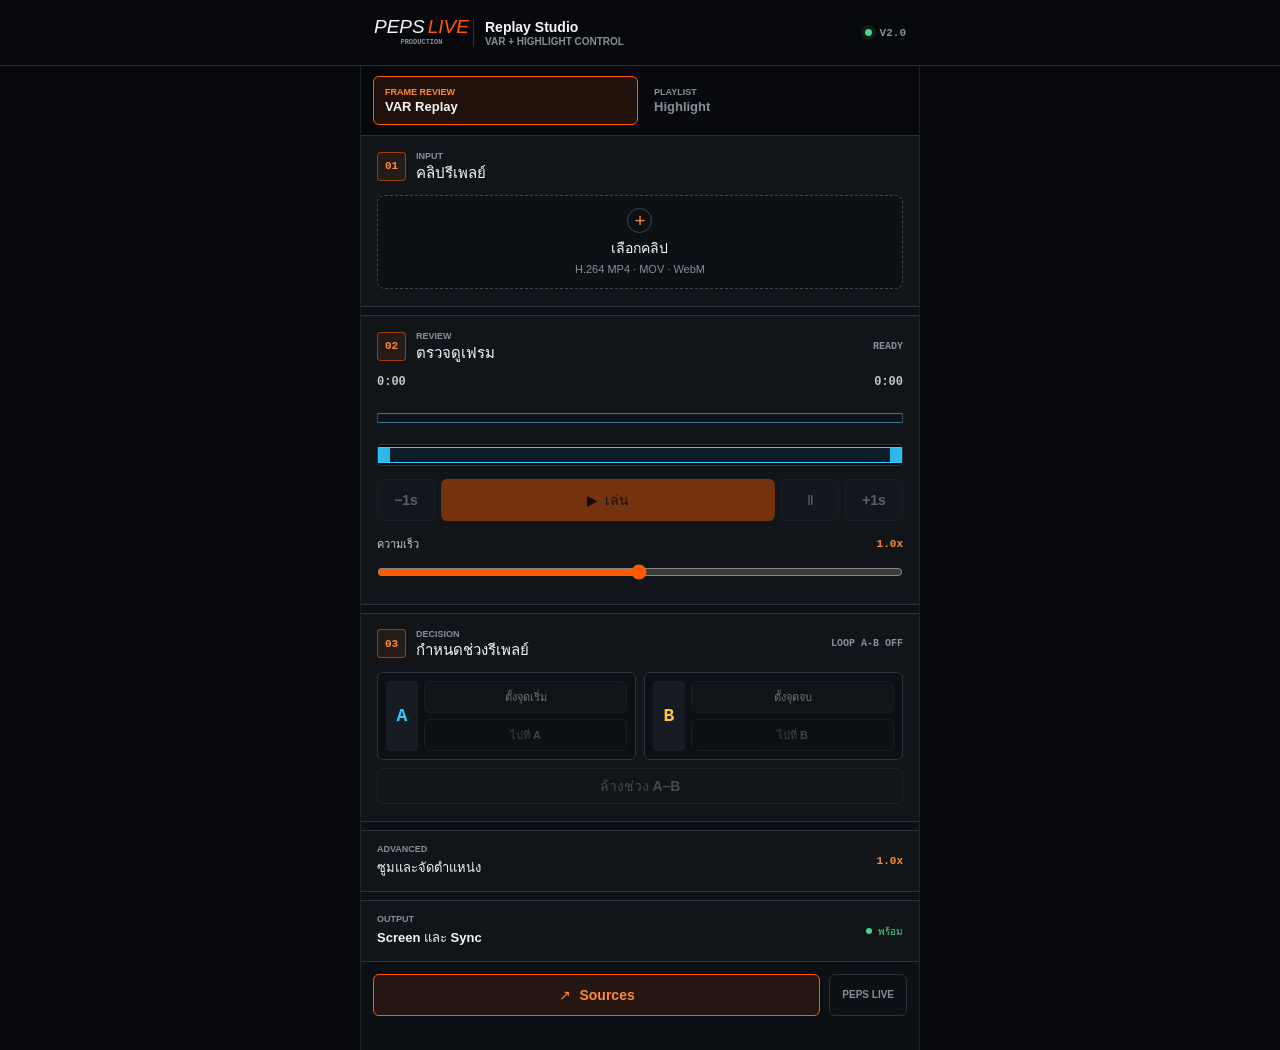
<file: index.html>
<!doctype html>
<html lang="th">
<head>
  <meta charset="utf-8" />
  <meta name="viewport" content="width=device-width, initial-scale=1" />
  <meta name="color-scheme" content="dark" />
  <title>PEPS Replay Studio</title>
  <link rel="icon" href="data:image/svg+xml,%3Csvg xmlns=%22http://www.w3.org/2000/svg%22 viewBox=%220 0 64 64%22%3E%3Crect width=%2264%22 height=%2264%22 rx=%2210%22 fill=%22%23ff5a00%22/%3E%3Ctext x=%2232%22 y=%2239%22 text-anchor=%22middle%22 font-size=%2221%22 font-family=%22Arial%22 font-weight=%22700%22 fill=%22%2307090c%22%3EVAR%3C/text%3E%3C/svg%3E" />
  <link rel="stylesheet" href="assets/var-replay.css?v=2.0.0" />
</head>
<body data-replay-mode="var">
  <header class="studio-header control-only">
    <div class="studio-header-inner">
      <div class="brand-lockup">
        <div class="brand-wordmark" role="img" aria-label="PEPS LIVE PRODUCTION">
          <span class="brand-peps">PEPS</span>
          <span class="brand-live">LIVE</span>
          <small>PRODUCTION</small>
        </div>
        <div class="product-lockup">
          <strong>Replay Studio</strong>
          <span>VAR + Highlight Control</span>
        </div>
      </div>
      <div class="header-state">
        <span class="live-dot" aria-hidden="true"></span>
        <span class="version-chip">V2.0</span>
      </div>
    </div>
  </header>

  <main id="controlsUi" class="control-mode control-only" aria-label="Replay control panel">
    <input id="fileInput" type="file" accept="video/*" hidden />
    <input id="highlightFileInput" type="file" accept="video/*" multiple hidden />

    <nav class="replay-mode-tabs" aria-label="โหมดรีเพลย์">
      <button id="tabVarReplay" class="replay-mode-tab active" type="button">
        <span class="tab-kicker">FRAME REVIEW</span>
        <strong>VAR Replay</strong>
      </button>
      <button id="tabHighlightReplay" class="replay-mode-tab" type="button">
        <span class="tab-kicker">PLAYLIST</span>
        <strong>Highlight</strong>
      </button>
    </nav>

    <div id="varWorkspace" class="workspace var-workspace">
      <section class="workflow-section var-panel" aria-labelledby="clipStepTitle">
        <div class="section-heading">
          <span class="step-index">01</span>
          <div>
            <span class="section-kicker">INPUT</span>
            <h2 id="clipStepTitle">คลิปรีเพลย์</h2>
          </div>
        </div>

        <div id="dropZone" class="drop-zone" tabindex="0" role="button" aria-label="เลือกหรือลากไฟล์วิดีโอ">
          <video id="controlVideo" class="control-video-engine" muted playsinline preload="metadata"></video>
          <div class="drop-zone-content">
            <span class="drop-icon" aria-hidden="true">+</span>
            <strong id="dropTitle">เลือกคลิป</strong>
            <span id="dropText">H.264 MP4 · MOV · WebM</span>
          </div>
        </div>
      </section>

      <section class="workflow-section var-panel" aria-labelledby="reviewStepTitle">
        <div class="section-heading section-heading-split">
          <div class="section-heading-main">
            <span class="step-index">02</span>
            <div>
              <span class="section-kicker">REVIEW</span>
              <h2 id="reviewStepTitle">ตรวจดูเฟรม</h2>
            </div>
          </div>
          <span id="statusText" class="status-badge">READY</span>
        </div>

        <div class="timeline-wrapper" aria-label="Timeline controls">
          <div class="time-readout">
            <span id="currTime">0:00</span>
            <span id="totalTime">0:00</span>
          </div>

          <div id="timelineBox" class="timeline-container">
            <div class="track-bg"></div>
            <div id="trackWindow" class="track-window"></div>
            <div id="trackLoop" class="track-loop"></div>
            <div id="trackFill" class="track-fill"></div>
            <button id="markA" class="marker marker-a" type="button" aria-label="Marker A">
              <span class="marker-head">A</span>
            </button>
            <button id="markB" class="marker marker-b" type="button" aria-label="Marker B">
              <span class="marker-head">B</span>
            </button>
            <div id="clickLayer" class="click-layer" aria-hidden="true"></div>
          </div>

          <div id="navBox" class="navigator-container" aria-label="Timeline navigator">
            <div id="navPlayhead" class="nav-playhead"></div>
            <div id="navWindow" class="nav-window">
              <button id="navHandleLeft" class="nav-handle left" type="button" aria-label="ขอบซ้ายของช่วง Timeline"></button>
              <button id="navHandleRight" class="nav-handle right" type="button" aria-label="ขอบขวาของช่วง Timeline"></button>
            </div>
          </div>
        </div>

        <div class="transport-row" aria-label="Playback controls">
          <button id="btnBack1" class="icon-command" type="button" title="ย้อนกลับ 1 วินาที">−1s</button>
          <button id="btnPlay" class="primary-command" type="button"><span aria-hidden="true">▶</span> เล่น</button>
          <button id="btnPause" class="icon-command" type="button" title="หยุดชั่วคราว"><span aria-hidden="true">Ⅱ</span></button>
          <button id="btnForward1" class="icon-command" type="button" title="เดินหน้า 1 วินาที">+1s</button>
        </div>

        <div class="range-control">
          <div class="range-control-head">
            <label for="speedRange">ความเร็ว</label>
            <strong id="speedVal">1.0x</strong>
          </div>
          <input id="speedRange" type="range" min="0.01" max="2.0" step="0.01" value="1.0" />
        </div>
      </section>

      <section class="workflow-section var-panel" aria-labelledby="markStepTitle">
        <div class="section-heading section-heading-split">
          <div class="section-heading-main">
            <span class="step-index">03</span>
            <div>
              <span class="section-kicker">DECISION</span>
              <h2 id="markStepTitle">กำหนดช่วงรีเพลย์</h2>
            </div>
          </div>
          <span id="loopStatus" class="loop-status">A–B OFF</span>
        </div>

        <div class="marker-action-grid">
          <div class="marker-action marker-a-action">
            <span class="marker-key">A</span>
            <button id="btnSetA" class="marker-set" type="button">ตั้งจุดเริ่ม</button>
            <button id="btnJumpA" class="marker-jump" type="button">ไปที่ A</button>
          </div>
          <div class="marker-action marker-b-action">
            <span class="marker-key">B</span>
            <button id="btnSetB" class="marker-set" type="button">ตั้งจุดจบ</button>
            <button id="btnJumpB" class="marker-jump" type="button">ไปที่ B</button>
          </div>
        </div>
        <button id="btnClearLoop" class="clear-loop-btn" type="button">ล้างช่วง A–B</button>
      </section>

      <details class="workflow-section advanced-panel var-panel">
        <summary>
          <span>
            <span class="section-kicker">ADVANCED</span>
            <strong>ซูมและจัดตำแหน่ง</strong>
          </span>
          <span id="zoomVal" class="summary-value">1.0x</span>
        </summary>

        <div class="advanced-content">
          <div class="zoom-toolbar">
            <label for="zoomRange">Zoom</label>
            <input id="zoomRange" type="range" min="1.0" max="10.0" step="0.1" value="1.0" />
          </div>

          <div id="panFrame" class="pan-frame">
            <div id="panGrid" class="pan-grid"></div>
            <div id="panViewport" class="pan-viewport" tabindex="0" role="slider" aria-label="ลากเพื่อจัดตำแหน่งภาพ"></div>
          </div>

          <div class="zoom-preset-row" aria-label="ระดับซูมด่วน">
            <button data-zoom-preset="1" class="active" type="button">1x</button>
            <button data-zoom-preset="2" type="button">2x</button>
            <button data-zoom-preset="5" type="button">5x</button>
            <button data-zoom-preset="10" type="button">10x</button>
          </div>
          <button id="btnResetZoom" class="reset-zoom-btn" type="button">รีเซ็ตภาพ</button>
        </div>
      </details>
    </div>

    <section id="highlightPanel" class="workspace highlight-panel" aria-label="Highlight replay panel">
      <section class="workflow-section" aria-labelledby="highlightInputTitle">
        <div class="section-heading">
          <span class="step-index">01</span>
          <div>
            <span class="section-kicker">PLAYLIST INPUT</span>
            <h2 id="highlightInputTitle">คลิป Highlight</h2>
          </div>
        </div>
        <div id="highlightDropZone" class="drop-zone highlight-drop" tabindex="0" role="button" aria-label="เลือกหรือลากคลิป Highlight หลายไฟล์">
          <div class="drop-zone-content">
            <span class="drop-icon" aria-hidden="true">+</span>
            <strong>เพิ่มคลิป</strong>
            <span>เลือกพร้อมกันได้หลายไฟล์</span>
          </div>
        </div>
      </section>

      <section class="workflow-section" aria-labelledby="highlightPlaybackTitle">
        <div class="section-heading section-heading-split">
          <div class="section-heading-main">
            <span class="step-index">02</span>
            <div>
              <span class="section-kicker">NOW PLAYING</span>
              <h2 id="highlightPlaybackTitle">ควบคุมการเล่น</h2>
            </div>
          </div>
          <span class="clip-count"><strong id="highlightClipCount">0</strong> CLIPS</span>
        </div>

        <div class="now-playing-strip">
          <div>
            <span>กำลังเล่น</span>
            <strong id="highlightNowPlaying">ยังไม่มีคลิป</strong>
          </div>
          <div>
            <span>ถัดไป</span>
            <strong id="highlightNextClip">–</strong>
          </div>
        </div>

        <div class="highlight-transport" aria-label="Highlight playback controls">
          <button id="highlightPrev" class="icon-command" type="button" title="คลิปก่อนหน้า">←</button>
          <button id="highlightPlay" class="primary-command" type="button"><span aria-hidden="true">▶</span> เล่น</button>
          <button id="highlightPause" class="icon-command" type="button" title="หยุดชั่วคราว"><span aria-hidden="true">Ⅱ</span></button>
          <button id="highlightNext" class="icon-command" type="button" title="คลิปถัดไป">→</button>
          <button id="highlightRestart" class="icon-command" type="button" title="เริ่มคลิปใหม่">↺</button>
        </div>
      </section>

      <section class="workflow-section" aria-labelledby="playlistTitle">
        <div class="section-heading section-heading-split">
          <div class="section-heading-main">
            <span class="step-index">03</span>
            <div>
              <span class="section-kicker">QUEUE</span>
              <h2 id="playlistTitle">ลำดับคลิป</h2>
            </div>
          </div>
          <button id="highlightClear" class="text-danger" type="button">ล้างทั้งหมด</button>
        </div>
        <div id="highlightPlaylist" class="highlight-playlist">
          <div class="highlight-empty">ยังไม่มีคลิปใน Playlist</div>
        </div>
      </section>

      <details class="workflow-section advanced-panel highlight-options">
        <summary>
          <span>
            <span class="section-kicker">PLAYBACK OPTIONS</span>
            <strong>รูปแบบการเล่น</strong>
          </span>
          <span class="summary-value">ตั้งค่า</span>
        </summary>
        <div class="advanced-content">
          <div class="segmented-control" aria-label="ลำดับการเล่น">
            <button id="highlightSequential" class="active" type="button">ตามลำดับ</button>
            <button id="highlightRandom" type="button">สุ่ม</button>
          </div>

          <label class="switch-row">
            <span>
              <strong>วน Playlist</strong>
              <small>เล่นต่อเนื่องเมื่อถึงคลิปสุดท้าย</small>
            </span>
            <input id="highlightLoop" type="checkbox" checked />
          </label>

          <div class="range-control">
            <div class="range-control-head">
              <label for="highlightSpeedRange">ความเร็ว Highlight</label>
              <strong id="highlightSpeedLabel">1.0x</strong>
            </div>
            <input id="highlightSpeedRange" type="range" min="0.25" max="2.0" step="0.05" value="1.0" />
            <div class="highlight-speed-presets">
              <button data-highlight-speed="0.5" type="button">0.5x</button>
              <button data-highlight-speed="0.75" type="button">0.75x</button>
              <button data-highlight-speed="1" class="active" type="button">1.0x</button>
              <button data-highlight-speed="1.5" type="button">1.5x</button>
            </div>
          </div>

          <div class="transition-control">
            <div class="range-control-head">
              <span>Transition</span>
              <strong id="highlightTransitionLabel">Fade</strong>
            </div>
            <div id="highlightTransitionGrid" class="highlight-transition-grid">
              <button type="button" data-highlight-transition="fade" class="active">Fade</button>
              <button type="button" data-highlight-transition="slide-left">Slide L</button>
              <button type="button" data-highlight-transition="slide-right">Slide R</button>
              <button type="button" data-highlight-transition="zoom-pop">Zoom Pop</button>
              <button type="button" data-highlight-transition="flash-cut">Flash</button>
              <button type="button" data-highlight-transition="blur-sweep">Blur</button>
            </div>
            <div class="range-control-head duration-head">
              <label for="highlightTransitionDurationRange">ระยะเวลา</label>
              <strong id="highlightTransitionDurationLabel">1.0s</strong>
            </div>
            <input id="highlightTransitionDurationRange" type="range" min="0.5" max="5" step="0.1" value="1" />
          </div>
        </div>
      </details>

      <video id="highlightVideo" class="highlight-video-engine" muted playsinline preload="metadata"></video>
    </section>

    <details class="output-settings">
      <summary>
        <span>
          <span class="section-kicker">OUTPUT</span>
          <strong>Screen และ Sync</strong>
        </span>
        <span class="output-ready"><span aria-hidden="true"></span>พร้อม</span>
      </summary>
      <div class="output-settings-content">
        <label class="switch-row">
          <span><strong>เสียงที่ Screen</strong><small>เปิดเสียงใน OBS Browser Source</small></span>
          <input id="screenAudio" type="checkbox" />
        </label>
        <label class="switch-row">
          <span><strong>สถานะบน Screen</strong><small>แสดงข้อความโหลดและการเชื่อมต่อ</small></span>
          <input id="showStatus" type="checkbox" checked />
        </label>
        <label class="switch-row">
          <span><strong>Auto Sync</strong><small>รักษาเวลา Control และ Screen ให้ตรงกัน</small></span>
          <input id="autoSync" type="checkbox" checked />
        </label>
      </div>
    </details>

    <footer class="action-footer">
      <button id="btnOpenLinks" class="sources-command" type="button">
        <span aria-hidden="true">↗</span>
        Sources
      </button>
      <a class="support-link" href="https://heylink.me/pepslive/" target="_blank" rel="noopener">PEPS LIVE</a>
    </footer>
  </main>

  <main id="screenView" class="screen-mode screen-only" aria-label="OBS screen output">
    <div id="videoWrapper" class="video-wrapper">
      <video id="mainVideo" class="screen-video-buffer active" muted playsinline></video>
      <video id="mainVideoAlt" class="screen-video-buffer" muted playsinline></video>
      <div id="screenStatus" class="screen-status">Waiting for Control…</div>
    </div>
  </main>

  <div id="modalLinks" class="modal-overlay" role="dialog" aria-modal="true" aria-labelledby="linkTitle">
    <div class="modal link-modal">
      <div class="modal-heading">
        <div>
          <span class="section-kicker">OBS SETUP</span>
          <h2 id="linkTitle">Sources</h2>
        </div>
        <button class="modal-close" id="btnCloseLinks" type="button" aria-label="ปิด">×</button>
      </div>

      <div class="source-list">
        <section class="source-row">
          <div class="source-row-heading">
            <span class="source-index">01</span>
            <div><strong>Control Dock</strong><small>Custom Browser Dock</small></div>
          </div>
          <div class="copy-group">
            <input id="linkInputControl" class="copy-input" type="text" readonly />
            <button id="btnCopyControl" type="button">Copy URL</button>
          </div>
          <details class="source-setup">
            <summary>Source Setup</summary>
            <div class="copy-group source-copy-group">
              <textarea id="sourceInputControl" class="copy-input source-input" readonly></textarea>
              <button id="btnCopyControlSource" type="button">Copy Setup</button>
            </div>
          </details>
        </section>

        <section class="source-row">
          <div class="source-row-heading">
            <span class="source-index">02</span>
            <div><strong>VAR Screen</strong><small>Browser Source</small></div>
          </div>
          <div class="copy-group">
            <input id="linkInputScreen" class="copy-input" type="text" readonly />
            <button id="btnCopyScreen" type="button">Copy URL</button>
          </div>
          <details class="source-setup">
            <summary>Source Setup</summary>
            <div class="copy-group source-copy-group">
              <textarea id="sourceInputScreen" class="copy-input source-input" readonly></textarea>
              <button id="btnCopyScreenSource" type="button">Copy Setup</button>
            </div>
          </details>
        </section>

        <section class="source-row">
          <div class="source-row-heading">
            <span class="source-index">03</span>
            <div><strong>Highlight Screen</strong><small>Browser Source</small></div>
          </div>
          <div class="copy-group">
            <input id="linkInputHighlight" class="copy-input" type="text" readonly />
            <button id="btnCopyHighlight" type="button">Copy URL</button>
          </div>
          <details class="source-setup">
            <summary>Source Setup</summary>
            <div class="copy-group source-copy-group">
              <textarea id="sourceInputHighlight" class="copy-input source-input" readonly></textarea>
              <button id="btnCopyHighlightSource" type="button">Copy Setup</button>
            </div>
          </details>
        </section>
      </div>
      <div id="copyMsg" class="copy-msg" role="status">Copied</div>
    </div>
  </div>

  <script src="assets/var-replay.js?v=2.0.0"></script>
  <script src="assets/highlight-replay.js?v=2.0.0"></script>
</body>
</html>
</file>
<file: assets/var-replay.css>
:root {
  color-scheme: dark;
  --bg: #07090c;
  --bg-elevated: #0c0f13;
  --surface: #11151a;
  --surface-strong: #171c22;
  --surface-hover: #1d232b;
  --line: #2b323b;
  --line-strong: #3b4551;
  --text: #f4f6f8;
  --text-soft: #c1c7cf;
  --muted: #858e99;
  --orange: #ff5a00;
  --orange-soft: #ff8a36;
  --cyan: #34c8ff;
  --green: #48d58a;
  --yellow: #ffc247;
  --red: #ff6568;
  --focus: #9edfff;
  --header-height: 66px;
  --dock-width: 560px;
  --radius: 6px;
  font-family: "Segoe UI", "Noto Sans Thai", Tahoma, Arial, sans-serif;
  font-synthesis: none;
}

* {
  box-sizing: border-box;
}

html,
body {
  min-height: 100%;
  margin: 0;
}

body {
  background: var(--bg);
  color: var(--text);
  font-size: 14px;
  letter-spacing: 0;
}

button,
input,
textarea {
  color: inherit;
  font: inherit;
  letter-spacing: 0;
}

button,
summary,
[role="button"] {
  -webkit-tap-highlight-color: transparent;
}

button {
  min-width: 0;
  border: 1px solid var(--line);
  border-radius: var(--radius);
  background: var(--surface-strong);
  color: var(--text);
  cursor: pointer;
  font-weight: 700;
  transition:
    background-color 140ms ease,
    border-color 140ms ease,
    color 140ms ease,
    transform 140ms ease;
}

button:hover {
  border-color: var(--line-strong);
  background: var(--surface-hover);
}

button:active {
  transform: translateY(1px);
}

button:disabled {
  opacity: 0.42;
  cursor: not-allowed;
  transform: none;
}

button:focus-visible,
input:focus-visible,
textarea:focus-visible,
summary:focus-visible,
[role="button"]:focus-visible {
  outline: 2px solid var(--focus);
  outline-offset: 2px;
}

h1,
h2,
h3,
p {
  margin: 0;
}

.screen-only {
  display: none;
}

body.is-screen {
  overflow: hidden;
  background: #000;
}

body.is-screen .control-only {
  display: none !important;
}

body.is-screen .screen-only {
  display: block;
}

.studio-header {
  position: sticky;
  z-index: 30;
  top: 0;
  height: var(--header-height);
  border-bottom: 1px solid var(--line);
  background: rgba(7, 9, 12, 0.96);
}

.studio-header-inner {
  display: flex;
  align-items: center;
  justify-content: space-between;
  width: min(100%, var(--dock-width));
  height: 100%;
  margin: 0 auto;
  padding: 0 14px;
}

.brand-lockup,
.header-state,
.section-heading,
.section-heading-main,
.range-control-head,
.modal-heading,
.source-row-heading {
  display: flex;
  align-items: center;
}

.brand-lockup {
  min-width: 0;
  gap: 11px;
}

.brand-wordmark {
  display: grid;
  grid-template-columns: auto auto;
  grid-template-rows: auto auto;
  align-items: end;
  width: 88px;
  line-height: 0.86;
}

.brand-peps,
.brand-live {
  font-family: Impact, "Arial Black", sans-serif;
  font-size: 19px;
  font-style: italic;
}

.brand-peps {
  color: var(--text);
}

.brand-live {
  margin-left: 3px;
  color: var(--orange);
}

.brand-wordmark small {
  grid-column: 1 / -1;
  margin-top: 4px;
  color: var(--muted);
  font-family: "Consolas", "Cascadia Mono", monospace;
  font-size: 7px;
  font-weight: 800;
  line-height: 1;
  text-align: center;
}

.product-lockup {
  min-width: 0;
  padding-left: 11px;
  border-left: 1px solid var(--line);
}

.product-lockup strong,
.product-lockup span {
  display: block;
  overflow: hidden;
  white-space: nowrap;
  text-overflow: ellipsis;
}

.product-lockup strong {
  font-size: 14px;
}

.product-lockup span {
  margin-top: 1px;
  color: var(--muted);
  font-size: 10px;
  font-weight: 700;
  text-transform: uppercase;
}

.header-state {
  flex: none;
  gap: 8px;
}

.live-dot {
  width: 7px;
  height: 7px;
  border-radius: 50%;
  background: var(--green);
  box-shadow: 0 0 0 4px rgba(72, 213, 138, 0.1);
}

.version-chip,
.status-badge,
.loop-status,
.clip-count,
.summary-value,
.source-index {
  font-family: "Consolas", "Cascadia Mono", monospace;
  font-weight: 700;
}

.version-chip {
  color: var(--muted);
  font-size: 11px;
}

.control-mode {
  width: min(100%, var(--dock-width));
  min-height: calc(100vh - var(--header-height));
  margin: 0 auto;
  padding-bottom: 22px;
  border-inline: 1px solid rgba(43, 50, 59, 0.55);
  background: var(--bg-elevated);
}

.replay-mode-tabs {
  display: grid;
  grid-template-columns: repeat(2, minmax(0, 1fr));
  gap: 4px;
  padding: 10px 12px;
  border-bottom: 1px solid var(--line);
  background: var(--bg);
}

.replay-mode-tab {
  display: flex;
  min-height: 49px;
  flex-direction: column;
  align-items: flex-start;
  justify-content: center;
  padding: 7px 11px;
  border-color: transparent;
  background: transparent;
  color: var(--muted);
  text-align: left;
}

.replay-mode-tab:hover {
  border-color: var(--line);
}

.replay-mode-tab.active {
  border-color: var(--orange);
  background: rgba(255, 90, 0, 0.1);
  color: var(--text);
}

.tab-kicker,
.section-kicker {
  display: block;
  color: var(--muted);
  font-size: 9px;
  font-weight: 800;
  line-height: 1.2;
  text-transform: uppercase;
}

.replay-mode-tab.active .tab-kicker {
  color: var(--orange-soft);
}

.replay-mode-tab strong {
  margin-top: 2px;
  font-size: 13px;
}

.workspace {
  display: block;
}

.highlight-panel {
  display: none;
}

body[data-replay-mode="highlight"] .var-workspace {
  display: none;
}

body[data-replay-mode="highlight"] .highlight-panel {
  display: block;
}

.workflow-section {
  position: relative;
  padding: 15px 16px 17px;
  border: 0;
  border-bottom: 1px solid var(--line);
  background: var(--surface);
}

.workflow-section + .workflow-section {
  margin-top: 8px;
  border-top: 1px solid var(--line);
}

.section-heading {
  gap: 10px;
  margin-bottom: 13px;
}

.section-heading-split {
  justify-content: space-between;
}

.section-heading-main {
  min-width: 0;
  gap: 10px;
}

.section-heading h2 {
  margin-top: 2px;
  font-size: 15px;
  line-height: 1.2;
}

.step-index {
  display: grid;
  width: 29px;
  height: 29px;
  flex: none;
  place-items: center;
  border: 1px solid rgba(255, 90, 0, 0.55);
  border-radius: 4px;
  background: rgba(255, 90, 0, 0.09);
  color: var(--orange-soft);
  font-family: "Consolas", "Cascadia Mono", monospace;
  font-size: 11px;
  font-weight: 800;
}

.status-badge,
.loop-status,
.clip-count {
  flex: none;
  color: var(--muted);
  font-size: 10px;
}

.status-badge {
  max-width: 45%;
  overflow: hidden;
  text-overflow: ellipsis;
  white-space: nowrap;
}

.loop-status.active {
  color: var(--green);
}

.drop-zone {
  position: relative;
  display: grid;
  min-height: 94px;
  overflow: hidden;
  place-items: center;
  border: 1px dashed var(--line-strong);
  border-radius: 8px;
  background: var(--bg-elevated);
  cursor: pointer;
}

.drop-zone:hover,
.drop-zone.drag-over {
  border-color: var(--orange);
  background: rgba(255, 90, 0, 0.07);
}

.drop-zone.loading {
  border-color: var(--yellow);
}

.drop-zone.ready {
  border-style: solid;
  border-color: rgba(72, 213, 138, 0.65);
}

.drop-zone-content {
  position: relative;
  z-index: 2;
  display: grid;
  justify-items: center;
  gap: 4px;
  padding: 12px;
  text-align: center;
}

.drop-zone-content strong {
  max-width: 100%;
  overflow: hidden;
  font-size: 14px;
  text-overflow: ellipsis;
  white-space: nowrap;
}

.drop-zone-content > span:last-child {
  color: var(--muted);
  font-size: 11px;
}

.drop-icon {
  display: grid;
  width: 25px;
  height: 25px;
  place-items: center;
  border: 1px solid var(--line-strong);
  border-radius: 50%;
  color: var(--orange-soft);
  font-size: 19px;
  font-weight: 400;
  line-height: 1;
}

.control-video-engine {
  position: absolute;
  inset: 0;
  z-index: 0;
  width: 100%;
  height: 100%;
  opacity: 0.001;
  object-fit: cover;
  pointer-events: none;
}

.time-readout {
  display: flex;
  justify-content: space-between;
  margin-bottom: 7px;
  color: var(--text-soft);
  font-family: "Consolas", "Cascadia Mono", monospace;
  font-size: 12px;
  font-weight: 700;
}

.timeline-container {
  position: relative;
  height: 44px;
  touch-action: none;
  user-select: none;
}

.track-bg,
.track-window,
.track-loop,
.track-fill {
  position: absolute;
  top: 17px;
  left: 0;
  height: 10px;
  border-radius: 2px;
  pointer-events: none;
}

.track-bg {
  width: 100%;
  border: 1px solid var(--line-strong);
  background: #080a0d;
}

.track-window {
  width: 100%;
  border-block: 1px solid rgba(52, 200, 255, 0.35);
  background: rgba(52, 200, 255, 0.06);
}

.track-loop {
  display: none;
  background: rgba(255, 194, 71, 0.2);
}

.track-fill {
  width: 0;
  background: var(--orange);
}

.click-layer {
  position: absolute;
  z-index: 4;
  inset: 6px 0;
  cursor: ew-resize;
}

.marker {
  position: absolute;
  z-index: 6;
  top: 1px;
  display: none;
  width: 20px;
  height: 35px;
  padding: 0;
  transform: translateX(-50%);
  touch-action: none;
}

.marker.dragging {
  transform: translateX(-50%) scale(1.06);
}

.marker-a {
  border-color: var(--cyan);
  background: var(--cyan);
  color: #06131a;
}

.marker-b {
  border-color: var(--yellow);
  background: var(--yellow);
  color: #181006;
}

.marker-head {
  font-size: 10px;
}

.navigator-container {
  position: relative;
  height: 22px;
  margin-top: 4px;
  overflow: hidden;
  border: 1px solid var(--line);
  border-radius: 4px;
  background: #080a0d;
  touch-action: none;
}

.nav-window {
  position: absolute;
  z-index: 2;
  top: 2px;
  bottom: 2px;
  left: 0;
  width: 100%;
  min-width: 10%;
  border: 1px solid var(--cyan);
  border-radius: 2px;
  background: rgba(52, 200, 255, 0.1);
  cursor: grab;
}

.nav-window:active {
  cursor: grabbing;
}

.nav-handle {
  position: absolute;
  top: -1px;
  bottom: -1px;
  width: 12px;
  padding: 0;
  border: 0;
  border-radius: 0;
  background: rgba(52, 200, 255, 0.9);
  cursor: ew-resize;
}

.nav-handle:hover {
  background: var(--cyan);
}

.nav-handle.left {
  left: -1px;
}

.nav-handle.right {
  right: -1px;
}

.nav-playhead {
  position: absolute;
  z-index: 4;
  top: 0;
  bottom: 0;
  left: 0;
  display: none;
  width: 2px;
  background: var(--orange);
  pointer-events: none;
}

.transport-row,
.highlight-transport {
  display: grid;
  grid-template-columns: 58px minmax(0, 1fr) 58px 58px;
  gap: 6px;
  margin-top: 13px;
}

.transport-row button,
.highlight-transport button {
  height: 42px;
}

.primary-command {
  border-color: var(--orange);
  background: var(--orange);
  color: #130904;
}

.primary-command:hover {
  border-color: var(--orange-soft);
  background: var(--orange-soft);
}

.primary-command span {
  margin-right: 4px;
}

.icon-command {
  color: var(--text-soft);
}

.range-control {
  margin-top: 14px;
}

.range-control-head {
  justify-content: space-between;
  margin-bottom: 7px;
  color: var(--text-soft);
  font-size: 11px;
}

.range-control-head strong {
  color: var(--orange-soft);
  font-family: "Consolas", "Cascadia Mono", monospace;
}

input[type="range"] {
  width: 100%;
  height: 24px;
  margin: 0;
  accent-color: var(--orange);
  cursor: pointer;
}

.marker-action-grid {
  display: grid;
  grid-template-columns: repeat(2, minmax(0, 1fr));
  gap: 8px;
}

.marker-action {
  display: grid;
  grid-template-columns: 32px minmax(0, 1fr);
  gap: 6px;
  padding: 8px;
  border: 1px solid var(--line);
  border-radius: 6px;
  background: var(--bg-elevated);
}

.marker-key {
  display: grid;
  grid-row: 1 / 3;
  place-items: center;
  border-radius: 4px;
  background: var(--surface-strong);
  font-family: "Consolas", "Cascadia Mono", monospace;
  font-size: 18px;
  font-weight: 800;
}

.marker-a-action .marker-key {
  color: var(--cyan);
}

.marker-b-action .marker-key {
  color: var(--yellow);
}

.marker-action button {
  min-height: 32px;
  padding: 5px 7px;
  font-size: 11px;
}

.marker-action .marker-jump {
  background: transparent;
  color: var(--muted);
}

.marker-set.active-btn {
  border-color: var(--green);
  color: var(--green);
}

.clear-loop-btn,
.reset-zoom-btn {
  width: 100%;
  min-height: 36px;
  margin-top: 8px;
  background: transparent;
  color: var(--muted);
}

details > summary {
  list-style: none;
}

details > summary::-webkit-details-marker {
  display: none;
}

.advanced-panel,
.output-settings {
  padding: 0;
}

.advanced-panel > summary,
.output-settings > summary {
  display: flex;
  min-height: 58px;
  align-items: center;
  justify-content: space-between;
  gap: 14px;
  padding: 13px 16px;
  cursor: pointer;
}

.advanced-panel > summary strong,
.output-settings > summary strong {
  display: block;
  margin-top: 2px;
  font-size: 13px;
}

.summary-value {
  flex: none;
  color: var(--orange-soft);
  font-size: 11px;
}

.advanced-panel[open] > summary,
.output-settings[open] > summary {
  border-bottom: 1px solid var(--line);
}

.advanced-content {
  padding: 14px 16px 17px;
}

.zoom-toolbar {
  display: grid;
  grid-template-columns: 48px minmax(0, 1fr);
  align-items: center;
  gap: 8px;
  color: var(--muted);
  font-size: 11px;
  font-weight: 700;
}

.pan-frame {
  position: relative;
  height: 174px;
  margin-top: 10px;
  overflow: hidden;
  border: 1px solid var(--line-strong);
  border-radius: 6px;
  background: #080a0d;
  touch-action: none;
}

.pan-grid {
  position: absolute;
  inset: 0;
  background-image:
    linear-gradient(rgba(255, 255, 255, 0.05) 1px, transparent 1px),
    linear-gradient(90deg, rgba(255, 255, 255, 0.05) 1px, transparent 1px);
  background-size: 25% 25%;
}

.pan-grid::before,
.pan-grid::after {
  position: absolute;
  content: "";
  background: rgba(255, 90, 0, 0.28);
}

.pan-grid::before {
  top: 50%;
  left: 0;
  width: 100%;
  height: 1px;
}

.pan-grid::after {
  top: 0;
  left: 50%;
  width: 1px;
  height: 100%;
}

.pan-viewport {
  position: absolute;
  top: 0;
  left: 0;
  min-width: 22px;
  min-height: 18px;
  border: 2px solid var(--orange);
  border-radius: 3px;
  background: rgba(255, 90, 0, 0.14);
  cursor: grab;
  touch-action: none;
}

.pan-viewport.dragging {
  cursor: grabbing;
}

.zoom-preset-row,
.highlight-speed-presets,
.highlight-transition-grid {
  display: grid;
  gap: 5px;
}

.zoom-preset-row {
  grid-template-columns: repeat(4, minmax(0, 1fr));
  margin-top: 8px;
}

.zoom-preset-row button,
.highlight-speed-presets button,
.highlight-transition-grid button {
  min-height: 32px;
  padding: 5px;
  font-size: 11px;
}

.zoom-preset-row button.active,
.highlight-speed-presets button.active,
.highlight-transition-grid button.active,
.segmented-control button.active {
  border-color: var(--orange);
  background: rgba(255, 90, 0, 0.12);
  color: var(--orange-soft);
}

.highlight-drop {
  min-height: 86px;
}

.clip-count {
  color: var(--cyan);
}

.now-playing-strip {
  display: grid;
  grid-template-columns: minmax(0, 1.45fr) minmax(0, 1fr);
  border: 1px solid var(--line);
  border-radius: 6px;
  background: var(--bg-elevated);
}

.now-playing-strip > div {
  min-width: 0;
  padding: 10px;
}

.now-playing-strip > div + div {
  border-left: 1px solid var(--line);
}

.now-playing-strip span,
.now-playing-strip strong {
  display: block;
}

.now-playing-strip span {
  margin-bottom: 3px;
  color: var(--muted);
  font-size: 9px;
  font-weight: 800;
  text-transform: uppercase;
}

.now-playing-strip strong {
  overflow: hidden;
  font-size: 12px;
  text-overflow: ellipsis;
  white-space: nowrap;
}

.highlight-transport {
  grid-template-columns: 46px minmax(0, 1fr) 46px 46px 46px;
}

.text-danger {
  flex: none;
  padding: 6px 8px;
  border-color: transparent;
  background: transparent;
  color: var(--red);
  font-size: 11px;
}

.highlight-playlist {
  display: grid;
  max-height: 228px;
  overflow-y: auto;
  border: 1px solid var(--line);
  border-radius: 6px;
  background: var(--bg-elevated);
}

.highlight-empty {
  padding: 26px 12px;
  color: var(--muted);
  font-size: 12px;
  text-align: center;
}

.highlight-playlist-item {
  display: grid;
  grid-template-columns: 30px minmax(0, 1fr) 34px;
  min-height: 42px;
  align-items: center;
  border-bottom: 1px solid var(--line);
}

.highlight-playlist-item:last-child {
  border-bottom: 0;
}

.highlight-playlist-item.active {
  box-shadow: inset 3px 0 var(--orange);
  background: rgba(255, 90, 0, 0.07);
}

.highlight-playlist-item .index {
  color: var(--muted);
  font-family: "Consolas", "Cascadia Mono", monospace;
  font-size: 10px;
  text-align: center;
}

.highlight-playlist-item .name,
.highlight-playlist-item .remove {
  height: 100%;
  border: 0;
  border-radius: 0;
  background: transparent;
}

.highlight-playlist-item .name {
  overflow: hidden;
  padding: 0 6px;
  text-align: left;
  text-overflow: ellipsis;
  white-space: nowrap;
}

.highlight-playlist-item .remove {
  color: var(--muted);
  font-size: 17px;
}

.highlight-playlist-item .remove:hover {
  color: var(--red);
}

.highlight-video-engine {
  position: fixed;
  z-index: 0;
  bottom: 0;
  left: 0;
  width: 160px;
  height: 90px;
  opacity: 0.001;
  object-fit: cover;
  pointer-events: none;
}

.validation-video-engine {
  position: fixed;
  z-index: 0;
  right: 0;
  bottom: 0;
  width: 160px;
  height: 90px;
  opacity: 0.001;
  object-fit: cover;
  pointer-events: none;
}

.segmented-control {
  display: grid;
  grid-template-columns: repeat(2, minmax(0, 1fr));
  gap: 5px;
}

.segmented-control button {
  min-height: 36px;
}

.switch-row {
  display: flex;
  min-height: 52px;
  align-items: center;
  justify-content: space-between;
  gap: 16px;
  padding-block: 9px;
  border-bottom: 1px solid var(--line);
  cursor: pointer;
}

.switch-row:last-child {
  border-bottom: 0;
}

.switch-row span,
.switch-row strong,
.switch-row small {
  display: block;
}

.switch-row strong {
  font-size: 12px;
}

.switch-row small {
  margin-top: 2px;
  color: var(--muted);
  font-size: 10px;
  font-weight: 500;
}

.switch-row input[type="checkbox"] {
  position: relative;
  width: 38px;
  height: 22px;
  flex: none;
  margin: 0;
  appearance: none;
  border: 1px solid var(--line-strong);
  border-radius: 11px;
  background: #090b0e;
  cursor: pointer;
}

.switch-row input[type="checkbox"]::after {
  position: absolute;
  top: 3px;
  left: 3px;
  width: 14px;
  height: 14px;
  border-radius: 50%;
  background: var(--muted);
  content: "";
  transition: transform 140ms ease, background-color 140ms ease;
}

.switch-row input[type="checkbox"]:checked {
  border-color: var(--green);
  background: rgba(72, 213, 138, 0.14);
}

.switch-row input[type="checkbox"]:checked::after {
  background: var(--green);
  transform: translateX(16px);
}

.highlight-speed-presets {
  grid-template-columns: repeat(4, minmax(0, 1fr));
  margin-top: 6px;
}

.transition-control {
  margin-top: 17px;
  padding-top: 15px;
  border-top: 1px solid var(--line);
}

.highlight-transition-grid {
  grid-template-columns: repeat(3, minmax(0, 1fr));
}

.duration-head {
  margin-top: 13px;
}

.output-settings {
  margin-top: 8px;
  border-block: 1px solid var(--line);
  background: var(--surface);
}

.output-ready {
  display: flex;
  align-items: center;
  gap: 6px;
  color: var(--green);
  font-size: 10px;
  font-weight: 700;
}

.output-ready > span {
  width: 6px;
  height: 6px;
  border-radius: 50%;
  background: currentColor;
}

.output-settings-content {
  padding: 0 16px 4px;
}

.action-footer {
  display: flex;
  align-items: center;
  gap: 9px;
  padding: 12px;
}

.sources-command {
  min-height: 42px;
  flex: 1;
  border-color: var(--orange);
  background: rgba(255, 90, 0, 0.1);
  color: var(--orange-soft);
}

.sources-command span {
  margin-right: 5px;
}

.support-link {
  display: grid;
  min-height: 42px;
  padding: 0 12px;
  place-items: center;
  border: 1px solid var(--line);
  border-radius: var(--radius);
  color: var(--muted);
  font-size: 10px;
  font-weight: 800;
  text-decoration: none;
}

.support-link:hover {
  border-color: var(--line-strong);
  color: var(--text);
}

.modal-overlay {
  position: fixed;
  z-index: 100;
  inset: 0;
  display: none;
  align-items: center;
  justify-content: center;
  padding: 16px;
  background: rgba(0, 0, 0, 0.78);
  backdrop-filter: blur(8px);
}

.modal-overlay.open {
  display: flex;
}

.modal {
  width: min(100%, 720px);
  max-height: min(760px, calc(100vh - 32px));
  overflow-y: auto;
  border: 1px solid var(--line-strong);
  border-radius: 8px;
  background: var(--surface);
  box-shadow: 0 20px 70px rgba(0, 0, 0, 0.5);
}

.modal-heading {
  position: sticky;
  z-index: 2;
  top: 0;
  justify-content: space-between;
  padding: 15px 16px;
  border-bottom: 1px solid var(--line);
  background: rgba(17, 21, 26, 0.97);
  backdrop-filter: blur(12px);
}

.modal-heading h2 {
  margin-top: 2px;
  font-size: 18px;
}

.modal-close {
  width: 34px;
  height: 34px;
  padding: 0;
  color: var(--muted);
  font-size: 22px;
  line-height: 1;
}

.source-list {
  display: grid;
}

.source-row {
  padding: 16px;
  border-bottom: 1px solid var(--line);
}

.source-row:last-child {
  border-bottom: 0;
}

.source-row-heading {
  gap: 9px;
  margin-bottom: 10px;
}

.source-index {
  display: grid;
  width: 27px;
  height: 27px;
  place-items: center;
  border: 1px solid var(--line);
  border-radius: 4px;
  color: var(--orange-soft);
  font-size: 9px;
}

.source-row-heading strong,
.source-row-heading small {
  display: block;
}

.source-row-heading strong {
  font-size: 13px;
}

.source-row-heading small {
  margin-top: 1px;
  color: var(--muted);
  font-size: 10px;
}

.copy-group {
  display: grid;
  grid-template-columns: minmax(0, 1fr) auto;
  gap: 6px;
}

.copy-input {
  min-width: 0;
  height: 38px;
  padding: 0 10px;
  border: 1px solid var(--line);
  border-radius: var(--radius);
  outline: none;
  background: var(--bg-elevated);
  color: var(--text-soft);
  font-family: "Consolas", "Cascadia Mono", monospace;
  font-size: 10px;
}

.copy-group button {
  min-width: 96px;
  padding: 0 10px;
  color: var(--orange-soft);
}

.source-setup {
  margin-top: 8px;
}

.source-setup > summary {
  color: var(--muted);
  cursor: pointer;
  font-size: 10px;
  font-weight: 700;
}

.source-setup[open] > summary {
  margin-bottom: 7px;
  color: var(--text-soft);
}

.source-input {
  height: 67px;
  padding-block: 8px;
  resize: none;
}

.copy-msg {
  position: sticky;
  bottom: 10px;
  display: none;
  width: max-content;
  margin: 0 auto 10px;
  padding: 8px 12px;
  border: 1px solid rgba(72, 213, 138, 0.55);
  border-radius: var(--radius);
  background: #10261c;
  color: var(--green);
  font-size: 11px;
  font-weight: 700;
}

.copy-msg.show {
  display: block;
}

.screen-mode,
.video-wrapper {
  position: fixed;
  inset: 0;
  width: 100%;
  height: 100%;
  overflow: hidden;
  background: #000;
}

.screen-video-buffer {
  position: absolute;
  z-index: 1;
  inset: 0;
  width: 100%;
  height: 100%;
  opacity: 0;
  object-fit: contain;
  transform-origin: center center;
  transition: opacity 70ms linear;
}

.screen-video-buffer.active {
  z-index: 2;
  opacity: 1;
}

.screen-status {
  position: absolute;
  z-index: 6;
  right: 18px;
  bottom: 18px;
  max-width: min(72vw, 520px);
  overflow: hidden;
  padding: 8px 11px;
  border: 1px solid rgba(255, 255, 255, 0.18);
  border-radius: 4px;
  background: rgba(0, 0, 0, 0.72);
  color: rgba(255, 255, 255, 0.8);
  font-size: 12px;
  text-overflow: ellipsis;
  white-space: nowrap;
}

.video-wrapper.hide-status .screen-status {
  display: none;
}

.highlight-transition-overlay {
  position: absolute;
  z-index: 5;
  inset: 0;
  opacity: 0;
  pointer-events: none;
}

.highlight-transition-overlay.wipe {
  background: var(--orange);
}

.highlight-transition-overlay.flash {
  background: #fff;
}

.highlight-transition-overlay.blur {
  width: 55%;
  background: rgba(52, 200, 255, 0.82);
  filter: blur(18px);
}

@media (max-width: 470px) {
  :root {
    --header-height: 60px;
  }

  .studio-header-inner {
    padding-inline: 11px;
  }

  .brand-wordmark {
    width: 74px;
  }

  .brand-peps,
  .brand-live {
    font-size: 17px;
  }

  .product-lockup {
    padding-left: 8px;
  }

  .product-lockup strong {
    font-size: 12px;
  }

  .product-lockup span {
    font-size: 8px;
  }

  .workflow-section {
    padding-inline: 12px;
  }

  .transport-row {
    grid-template-columns: 51px minmax(0, 1fr) 51px 51px;
  }

  .highlight-transport {
    grid-template-columns: 40px minmax(0, 1fr) 40px 40px 40px;
  }

  .marker-action-grid {
    grid-template-columns: 1fr;
  }

  .advanced-content,
  .output-settings-content {
    padding-inline: 12px;
  }

  .copy-group {
    grid-template-columns: minmax(0, 1fr) 88px;
  }

  .copy-group button {
    min-width: 0;
    padding-inline: 6px;
    font-size: 11px;
  }
}

@media (prefers-reduced-motion: reduce) {
  *,
  *::before,
  *::after {
    scroll-behavior: auto !important;
    transition-duration: 0.01ms !important;
    animation-duration: 0.01ms !important;
    animation-iteration-count: 1 !important;
  }
}
</file>
